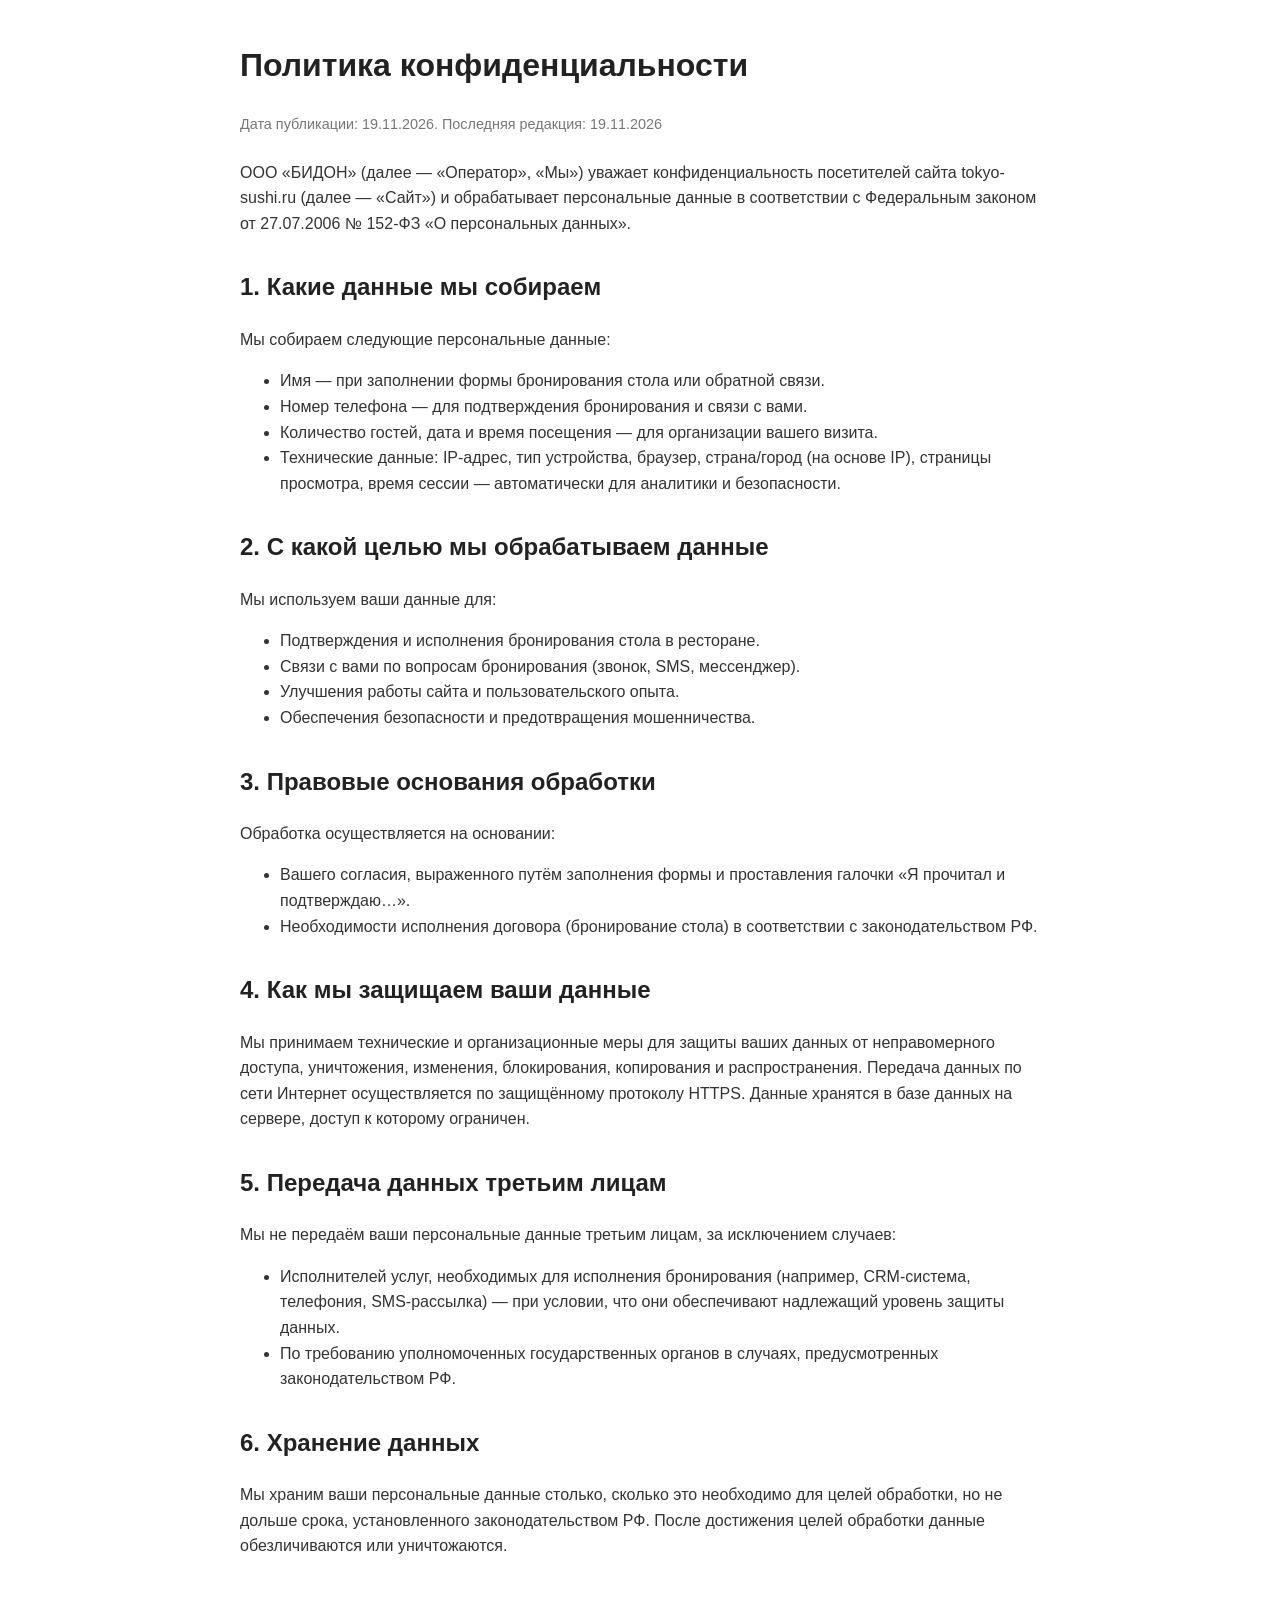
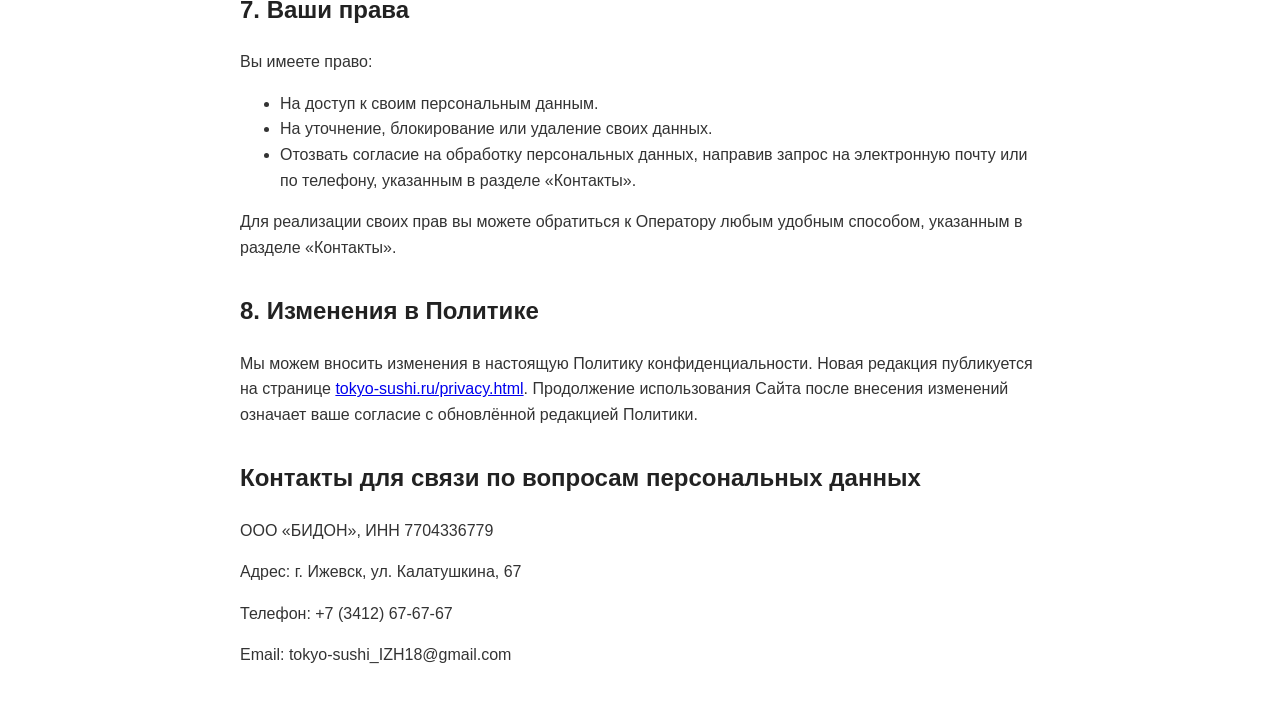
<file: templates/privacy policy.html>
<!DOCTYPE html>
<html lang="ru">
<head>
    <meta charset="UTF-8">
    <title>Политика конфиденциальности — ТОКИО СУШИ</title>
    <style>
        body { font-family: -apple-system, BlinkMacSystemFont, "Segoe UI", Roboto, Helvetica, Arial, sans-serif; line-height: 1.6; color: #333; max-width: 800px; margin: 40px auto; padding: 0 20px; }
        h1, h2 { color: #222; }
        h2 { margin-top: 32px; }
        p { margin-bottom: 16px; }
        ul { margin-bottom: 16px; }
        .date { color: #777; font-size: 0.9em; margin-bottom: 24px; }
        .contact { margin-top: 32px; }
    </style>
</head>
<body>
    <h1>Политика конфиденциальности</h1>
    <p class="date">Дата публикации: 19.11.2026. Последняя редакция: 19.11.2026</p>

    <p>ООО «БИДОН» (далее — «Оператор», «Мы») уважает конфиденциальность посетителей сайта tokyo-sushi.ru (далее — «Сайт») и обрабатывает персональные данные в соответствии с Федеральным законом от 27.07.2006 № 152-ФЗ «О персональных данных».</p>

    <h2>1. Какие данные мы собираем</h2>
    <p>Мы собираем следующие персональные данные:</p>
    <ul>
        <li>Имя — при заполнении формы бронирования стола или обратной связи.</li>
        <li>Номер телефона — для подтверждения бронирования и связи с вами.</li>
        <li>Количество гостей, дата и время посещения — для организации вашего визита.</li>
        <li>Технические данные: IP-адрес, тип устройства, браузер, страна/город (на основе IP), страницы просмотра, время сессии — автоматически для аналитики и безопасности.</li>
    </ul>

    <h2>2. С какой целью мы обрабатываем данные</h2>
    <p>Мы используем ваши данные для:</p>
    <ul>
        <li>Подтверждения и исполнения бронирования стола в ресторане.</li>
        <li>Связи с вами по вопросам бронирования (звонок, SMS, мессенджер).</li>
        <li>Улучшения работы сайта и пользовательского опыта.</li>
        <li>Обеспечения безопасности и предотвращения мошенничества.</li>
    </ul>

    <h2>3. Правовые основания обработки</h2>
    <p>Обработка осуществляется на основании:</p>
    <ul>
        <li>Вашего согласия, выраженного путём заполнения формы и проставления галочки «Я прочитал и подтверждаю…».</li>
        <li>Необходимости исполнения договора (бронирование стола) в соответствии с законодательством РФ.</li>
    </ul>

    <h2>4. Как мы защищаем ваши данные</h2>
    <p>Мы принимаем технические и организационные меры для защиты ваших данных от неправомерного доступа, уничтожения, изменения, блокирования, копирования и распространения. Передача данных по сети Интернет осуществляется по защищённому протоколу HTTPS. Данные хранятся в базе данных на сервере, доступ к которому ограничен.</p>

    <h2>5. Передача данных третьим лицам</h2>
    <p>Мы не передаём ваши персональные данные третьим лицам, за исключением случаев:</p>
    <ul>
        <li>Исполнителей услуг, необходимых для исполнения бронирования (например, CRM-система, телефония, SMS-рассылка) — при условии, что они обеспечивают надлежащий уровень защиты данных.</li>
        <li>По требованию уполномоченных государственных органов в случаях, предусмотренных законодательством РФ.</li>
    </ul>

    <h2>6. Хранение данных</h2>
    <p>Мы храним ваши персональные данные столько, сколько это необходимо для целей обработки, но не дольше срока, установленного законодательством РФ. После достижения целей обработки данные обезличиваются или уничтожаются.</p>

    <h2>7. Ваши права</h2>
    <p>Вы имеете право:</p>
    <ul>
        <li>На доступ к своим персональным данным.</li>
        <li>На уточнение, блокирование или удаление своих данных.</li>
        <li>Отозвать согласие на обработку персональных данных, направив запрос на электронную почту или по телефону, указанным в разделе «Контакты».</li>
    </ul>
    <p>Для реализации своих прав вы можете обратиться к Оператору любым удобным способом, указанным в разделе «Контакты».</p>

    <h2>8. Изменения в Политике</h2>
    <p>Мы можем вносить изменения в настоящую Политику конфиденциальности. Новая редакция публикуется на странице <a href="/privacy policy">tokyo-sushi.ru/privacy.html</a>. Продолжение использования Сайта после внесения изменений означает ваше согласие с обновлённой редакцией Политики.</p>

    <div class="contact">
        <h2>Контакты для связи по вопросам персональных данных</h2>
        <p>ООО «БИДОН», ИНН 7704336779</p>
        <p>Адрес: г. Ижевск, ул. Калатушкина, 67</p>
        <p>Телефон: +7 (3412) 67-67-67</p>
        <p>Email: tokyo-sushi_IZH18@gmail.com</p>
    </div>
</body>
</html>
</file>
